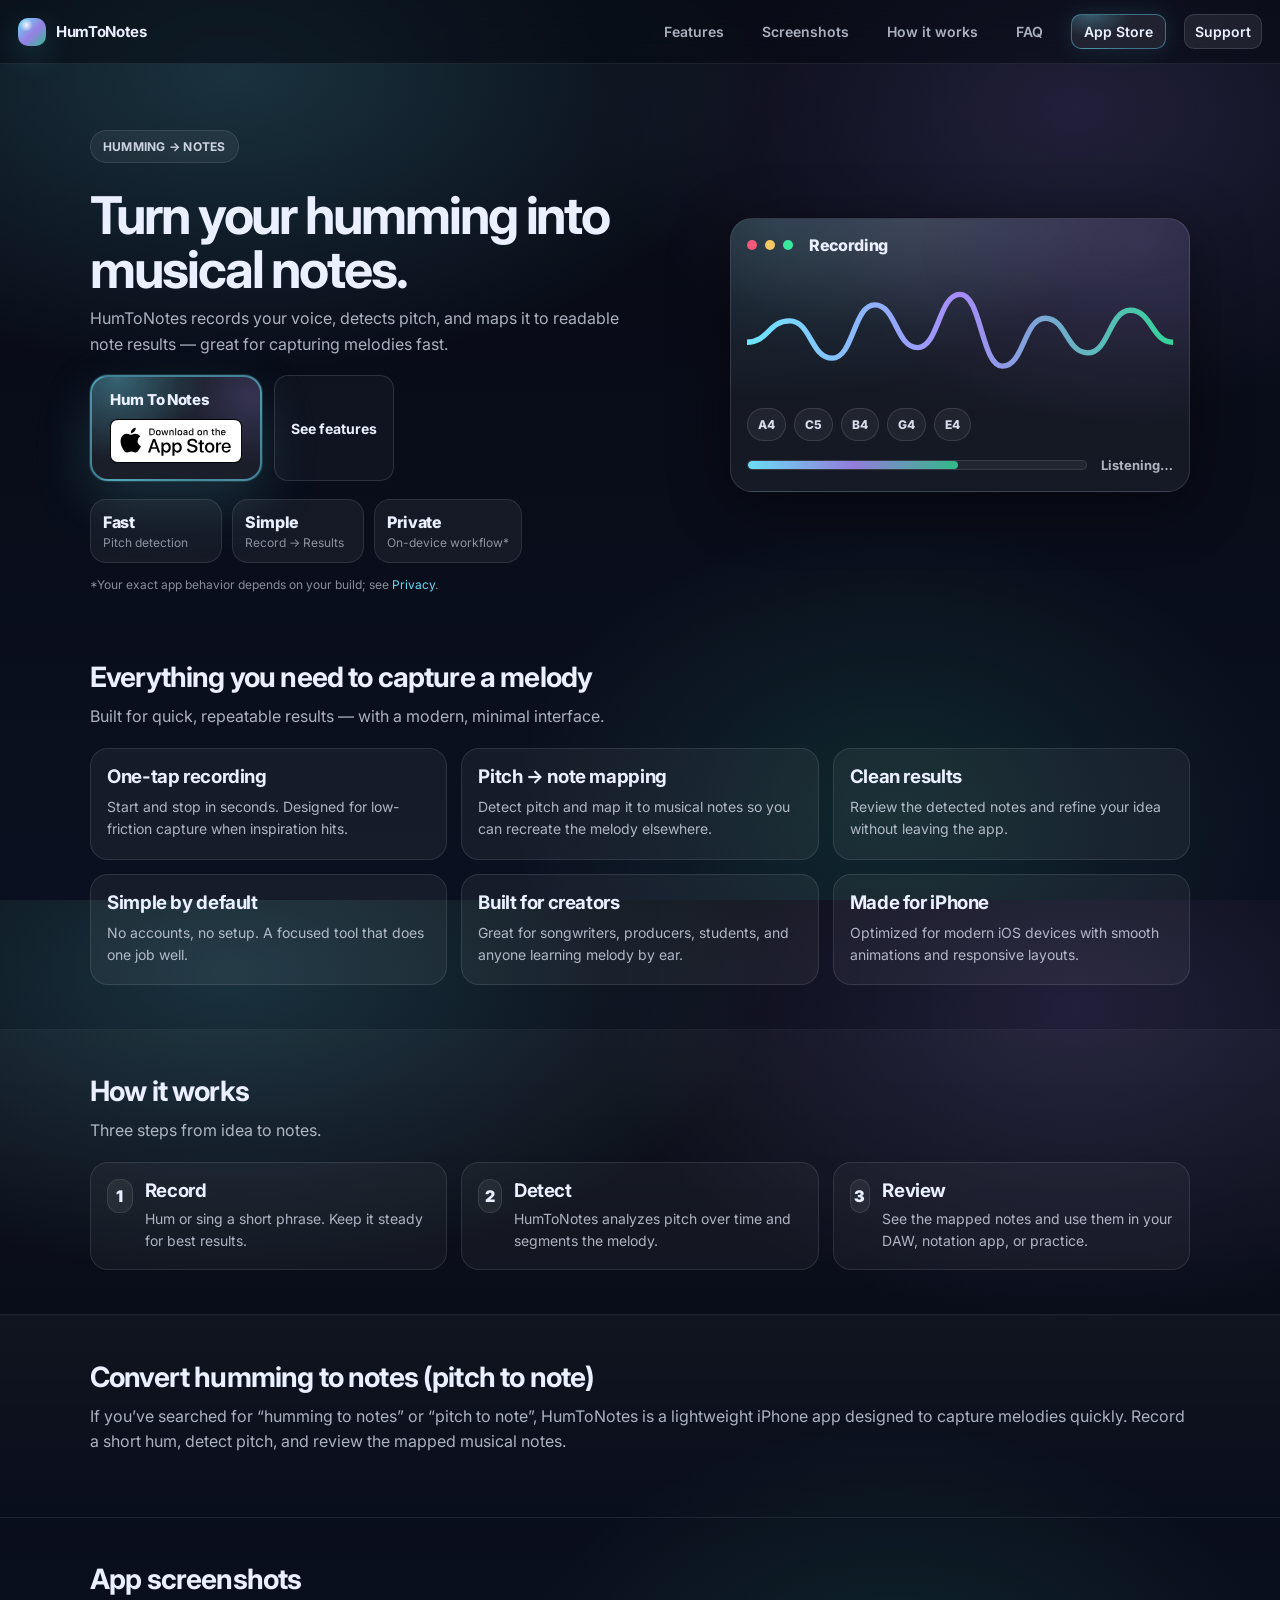
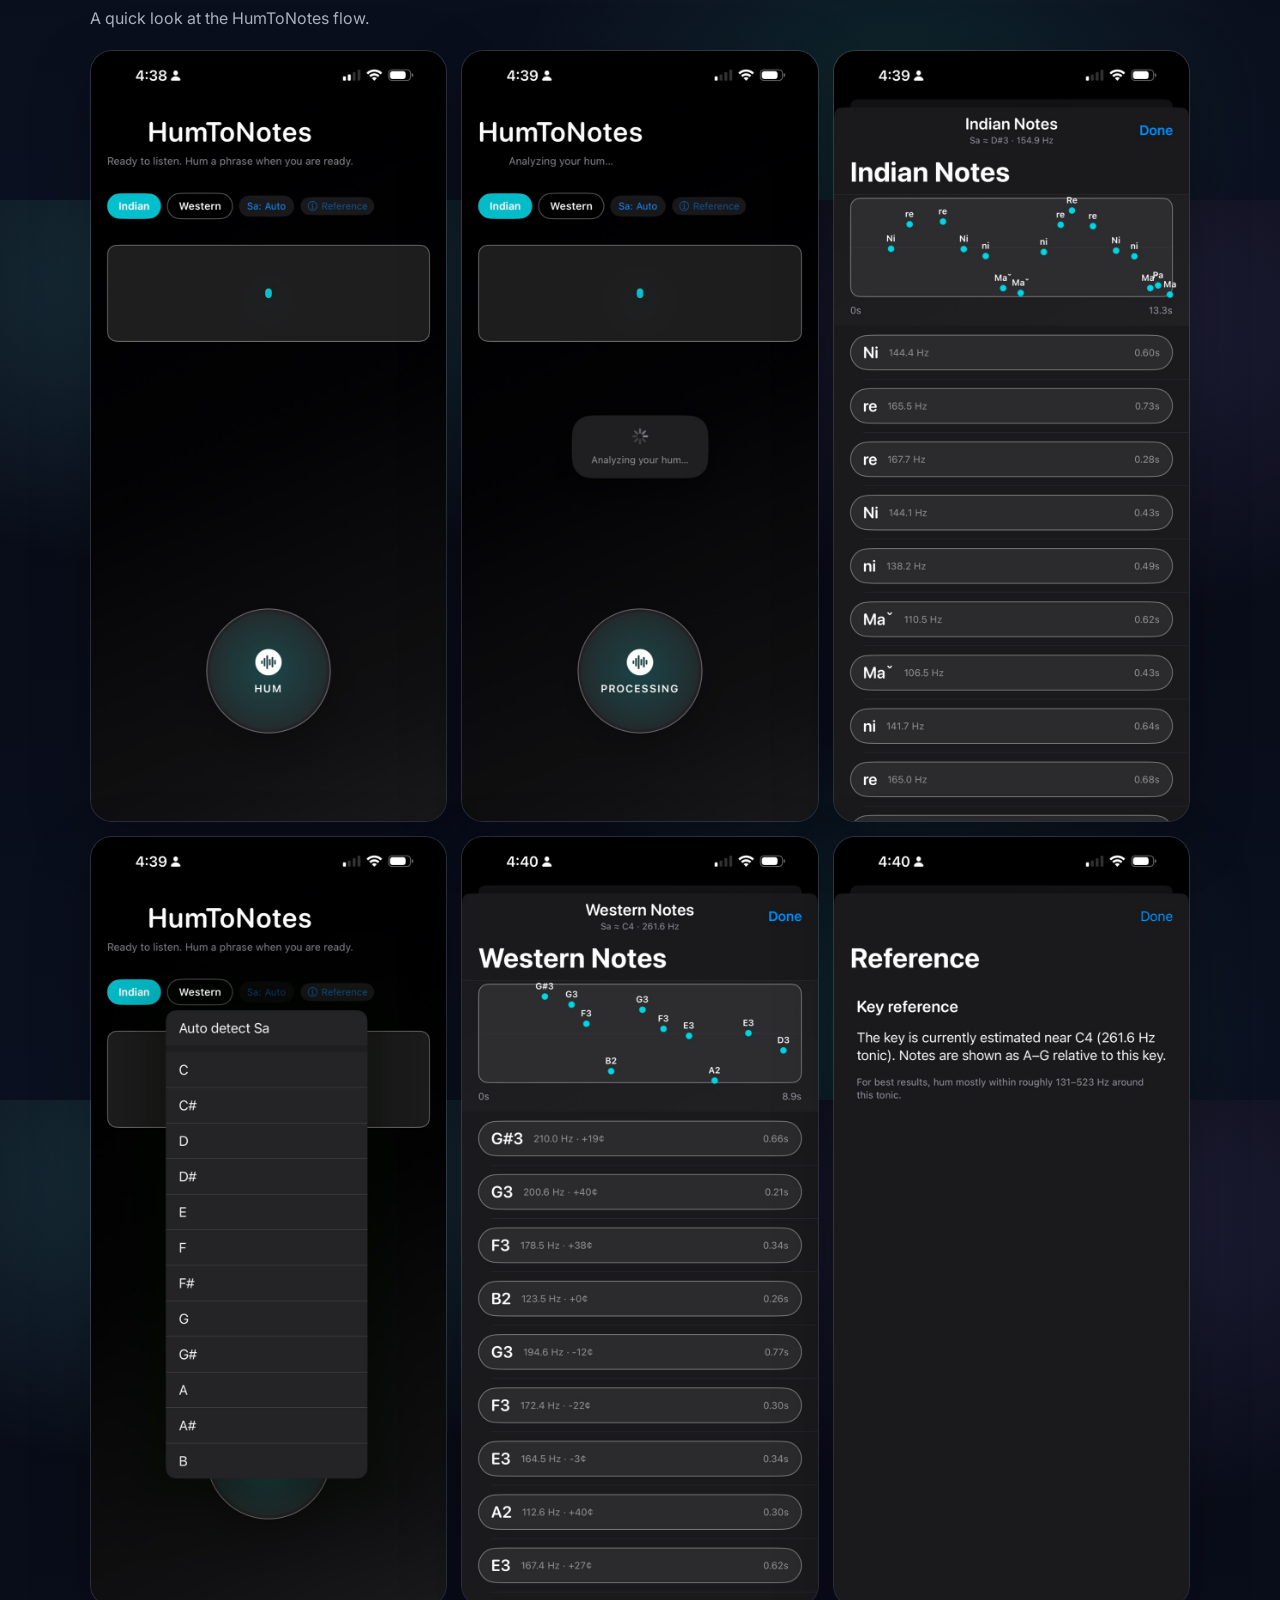
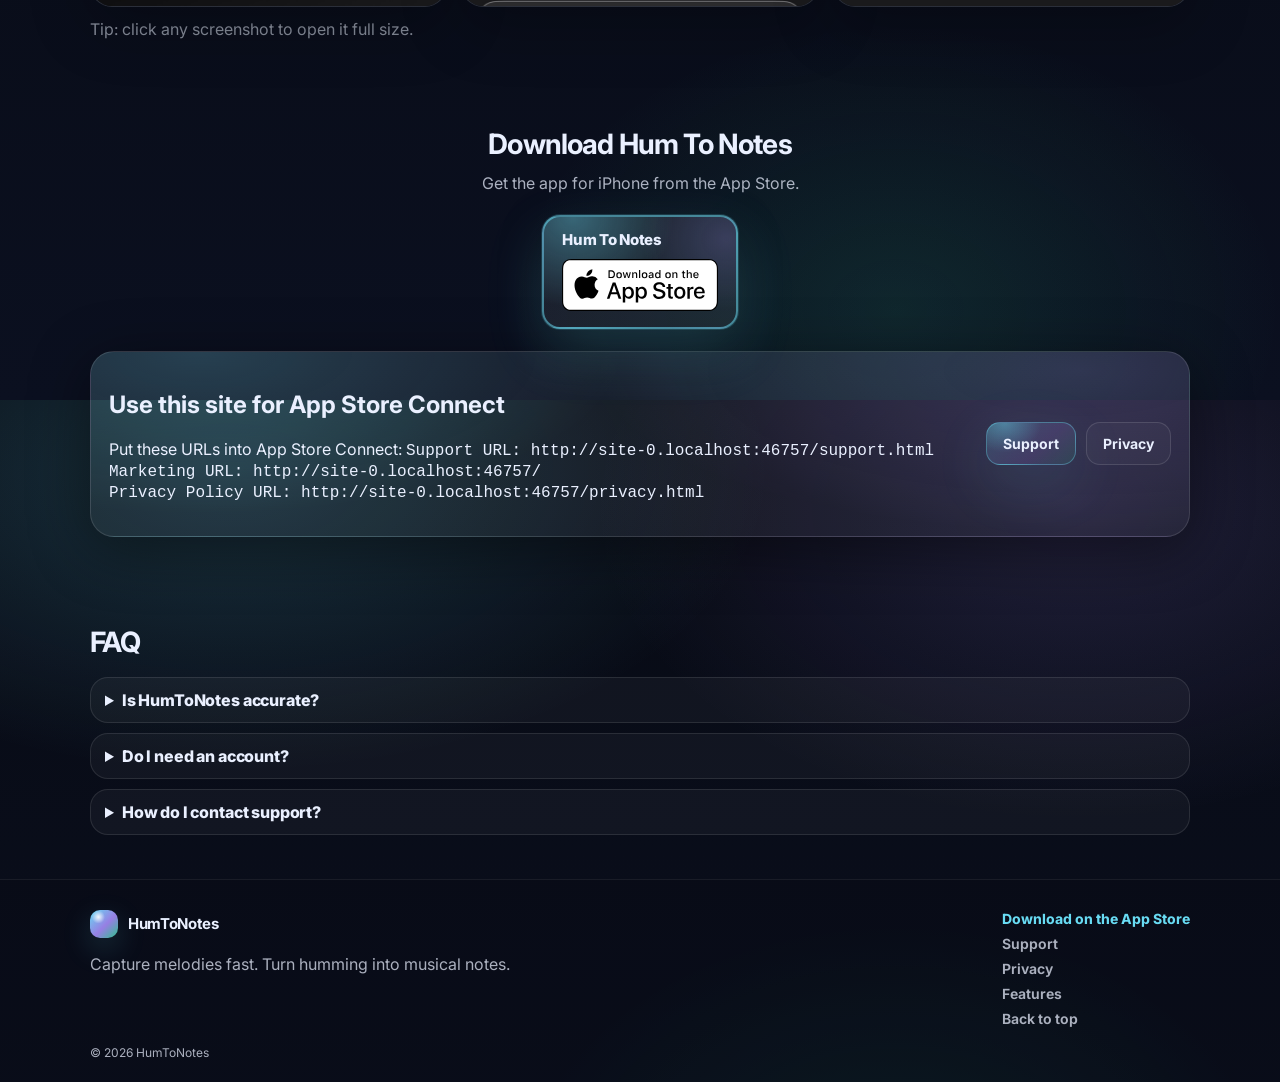
<file: index.html>
<!doctype html>
<html lang="en">
  <head>
    <meta charset="utf-8" />
    <meta name="viewport" content="width=device-width, initial-scale=1" />
    <meta name="theme-color" content="#0b1020" />
    <title>HumToNotes — Convert Humming to Musical Notes (iPhone)</title>
    <meta
      name="description"
      content="HumToNotes converts humming to musical notes on iPhone. Record, detect pitch, and see note results in seconds."
    />
    <link rel="canonical" href="https://humtonotes.github.io/" />
    <meta property="og:title" content="HumToNotes" />
    <meta
      property="og:description"
      content="Convert humming to musical notes. Record → detect pitch → view notes."
    />
    <meta property="og:type" content="website" />
    <meta property="og:url" content="https://humtonotes.github.io/" />
    <meta property="og:image" content="https://humtonotes.github.io/assets/og-image.jpg" />
    <meta property="og:image:width" content="1200" />
    <meta property="og:image:height" content="630" />
    <meta name="twitter:card" content="summary_large_image" />
    <meta name="twitter:title" content="HumToNotes" />
    <meta
      name="twitter:description"
      content="Convert humming to musical notes. Record → detect pitch → view notes."
    />
    <meta name="twitter:image" content="https://humtonotes.github.io/assets/og-image.jpg" />
    <link rel="icon" href="data:image/svg+xml,%3Csvg xmlns='http://www.w3.org/2000/svg' viewBox='0 0 64 64'%3E%3Cpath fill='%236ee7ff' d='M40 10v30.2a10 10 0 1 1-4-8V16l20-4v18.2a10 10 0 1 1-4-8V8L40 10Z'/%3E%3C/svg%3E" />
    <link rel="preconnect" href="https://fonts.googleapis.com" />
    <link rel="preconnect" href="https://fonts.gstatic.com" crossorigin />
    <link
      href="https://fonts.googleapis.com/css2?family=Inter:wght@400;500;600;700&display=swap"
      rel="stylesheet"
    />
    <link rel="stylesheet" href="assets/styles.css" />
    <script defer src="assets/site.js"></script>
    <script type="application/ld+json">
      {
        "@context": "https://schema.org",
        "@type": "SoftwareApplication",
        "name": "HumToNotes",
        "applicationCategory": "MusicApplication",
        "operatingSystem": "iOS",
        "url": "https://humtonotes.github.io/",
        "installUrl": "https://apps.apple.com/in/app/hum-to-notes/id6760743927",
        "supportingData": {
          "@type": "WebPage",
          "url": "https://humtonotes.github.io/support.html"
        },
        "privacyPolicy": "https://humtonotes.github.io/privacy.html",
        "offers": {
          "@type": "Offer",
          "price": "0",
          "priceCurrency": "USD"
        }
      }
    </script>
  </head>
  <body>
    <header class="top">
      <a class="brand" href="#top" aria-label="HumToNotes home">
        <span class="logo" aria-hidden="true"></span>
        <span class="brandText">HumToNotes</span>
      </a>
      <nav class="nav" aria-label="Primary">
        <a href="#features">Features</a>
        <a href="#screenshots">Screenshots</a>
        <a href="#how">How it works</a>
        <a href="#faq">FAQ</a>
        <a
          class="navAppStore"
          href="https://apps.apple.com/in/app/hum-to-notes/id6760743927"
          target="_blank"
          rel="noopener noreferrer"
        >App Store</a>
        <a class="pill" href="support.html">Support</a>
      </nav>
      <button class="menuBtn" type="button" aria-label="Open menu" data-menu>
        <span></span><span></span><span></span>
      </button>
    </header>

    <main id="top">
      <section class="hero">
        <div class="heroGrid">
          <div class="heroCopy">
            <p class="kicker">Humming → Notes</p>
            <h1>Turn your humming into musical notes.</h1>
            <p class="sub">
              HumToNotes records your voice, detects pitch, and maps it to readable note results —
              great for capturing melodies fast.
            </p>
            <div class="ctaRow">
              <a
                class="appStoreHighlight"
                href="https://apps.apple.com/in/app/hum-to-notes/id6760743927"
                target="_blank"
                rel="noopener noreferrer"
                aria-label="Download Hum To Notes on the App Store"
              >
                <span class="appStoreHighlightTitle">Hum To Notes</span>
                <img
                  class="appStoreBadgeImg"
                  src="assets/app-store-badge-white.svg"
                  width="180"
                  height="60"
                  alt=""
                  decoding="async"
                />
              </a>
              <a class="btn ghost" href="#features">See features</a>
            </div>
            <div class="badges" aria-label="Highlights">
              <div class="badge">
                <div class="badgeTop">Fast</div>
                <div class="badgeSub">Pitch detection</div>
              </div>
              <div class="badge">
                <div class="badgeTop">Simple</div>
                <div class="badgeSub">Record → Results</div>
              </div>
              <div class="badge">
                <div class="badgeTop">Private</div>
                <div class="badgeSub">On-device workflow*</div>
              </div>
            </div>
            <p class="fineprint">
              *Your exact app behavior depends on your build; see <a href="privacy.html">Privacy</a>.
            </p>
          </div>

          <div class="heroArt" role="img" aria-label="Stylized music visualization">
            <div class="glassCard">
              <div class="cardTop">
                <div class="dot red"></div>
                <div class="dot yellow"></div>
                <div class="dot green"></div>
                <div class="cardTitle">Recording</div>
              </div>
              <div class="wave" aria-hidden="true">
                <svg viewBox="0 0 800 220" fill="none" xmlns="http://www.w3.org/2000/svg">
                  <path
                    d="M0 130 C 40 130, 40 90, 80 90 C 120 90, 120 160, 160 160 C 200 160, 200 60, 240 60 C 280 60, 280 140, 320 140 C 360 140, 360 40, 400 40 C 440 40, 440 175, 480 175 C 520 175, 520 85, 560 85 C 600 85, 600 150, 640 150 C 680 150, 680 70, 720 70 C 760 70, 760 130, 800 130"
                    stroke="url(#g)"
                    stroke-width="10"
                    stroke-linecap="round"
                  />
                  <defs>
                    <linearGradient id="g" x1="0" y1="0" x2="800" y2="0" gradientUnits="userSpaceOnUse">
                      <stop stop-color="#6EE7FF" />
                      <stop offset="0.5" stop-color="#A78BFA" />
                      <stop offset="1" stop-color="#34D399" />
                    </linearGradient>
                  </defs>
                </svg>
              </div>
              <div class="notesRow" aria-hidden="true">
                <span class="chip">A4</span>
                <span class="chip">C5</span>
                <span class="chip">B4</span>
                <span class="chip">G4</span>
                <span class="chip">E4</span>
              </div>
              <div class="cardBottom">
                <div class="meter">
                  <span class="meterFill"></span>
                </div>
                <div class="hint">Listening…</div>
              </div>
            </div>
          </div>
        </div>
      </section>

      <section id="features" class="section">
        <div class="sectionHead">
          <h2>Everything you need to capture a melody</h2>
          <p>Built for quick, repeatable results — with a modern, minimal interface.</p>
        </div>
        <div class="cards">
          <article class="card">
            <h3>One-tap recording</h3>
            <p>Start and stop in seconds. Designed for low-friction capture when inspiration hits.</p>
          </article>
          <article class="card">
            <h3>Pitch → note mapping</h3>
            <p>Detect pitch and map it to musical notes so you can recreate the melody elsewhere.</p>
          </article>
          <article class="card">
            <h3>Clean results</h3>
            <p>Review the detected notes and refine your idea without leaving the app.</p>
          </article>
          <article class="card">
            <h3>Simple by default</h3>
            <p>No accounts, no setup. A focused tool that does one job well.</p>
          </article>
          <article class="card">
            <h3>Built for creators</h3>
            <p>Great for songwriters, producers, students, and anyone learning melody by ear.</p>
          </article>
          <article class="card">
            <h3>Made for iPhone</h3>
            <p>Optimized for modern iOS devices with smooth animations and responsive layouts.</p>
          </article>
        </div>
      </section>

      <section id="how" class="section alt">
        <div class="sectionHead">
          <h2>How it works</h2>
          <p>Three steps from idea to notes.</p>
        </div>
        <ol class="steps">
          <li>
            <div class="stepNum">1</div>
            <div>
              <h3>Record</h3>
              <p>Hum or sing a short phrase. Keep it steady for best results.</p>
            </div>
          </li>
          <li>
            <div class="stepNum">2</div>
            <div>
              <h3>Detect</h3>
              <p>HumToNotes analyzes pitch over time and segments the melody.</p>
            </div>
          </li>
          <li>
            <div class="stepNum">3</div>
            <div>
              <h3>Review</h3>
              <p>See the mapped notes and use them in your DAW, notation app, or practice.</p>
            </div>
          </li>
        </ol>
      </section>

      <section class="section alt">
        <div class="sectionHead">
          <h2>Convert humming to notes (pitch to note)</h2>
          <p>
            If you’ve searched for “humming to notes” or “pitch to note”, HumToNotes is a lightweight
            iPhone app designed to capture melodies quickly. Record a short hum, detect pitch, and
            review the mapped musical notes.
          </p>
        </div>
      </section>

      <section id="screenshots" class="section">
        <div class="sectionHead">
          <h2>App screenshots</h2>
          <p>A quick look at the HumToNotes flow.</p>
        </div>
        <div class="shots">
          <a class="shot" href="assets/screenshots/IMG_6936.jpg" target="_blank" rel="noopener">
            <img loading="lazy" src="assets/screenshots/IMG_6936.jpg" alt="HumToNotes screenshot 1" />
          </a>
          <a class="shot" href="assets/screenshots/IMG_6937.jpg" target="_blank" rel="noopener">
            <img loading="lazy" src="assets/screenshots/IMG_6937.jpg" alt="HumToNotes screenshot 2" />
          </a>
          <a class="shot" href="assets/screenshots/IMG_6938.jpg" target="_blank" rel="noopener">
            <img loading="lazy" src="assets/screenshots/IMG_6938.jpg" alt="HumToNotes screenshot 3" />
          </a>
          <a class="shot" href="assets/screenshots/IMG_6939.jpg" target="_blank" rel="noopener">
            <img loading="lazy" src="assets/screenshots/IMG_6939.jpg" alt="HumToNotes screenshot 4" />
          </a>
          <a class="shot" href="assets/screenshots/IMG_6940.jpg" target="_blank" rel="noopener">
            <img loading="lazy" src="assets/screenshots/IMG_6940.jpg" alt="HumToNotes screenshot 5" />
          </a>
          <a class="shot" href="assets/screenshots/IMG_6941.jpg" target="_blank" rel="noopener">
            <img loading="lazy" src="assets/screenshots/IMG_6941.jpg" alt="HumToNotes screenshot 6" />
          </a>
        </div>
        <p class="small muted2" style="max-width: var(--max); margin: 12px auto 0">
          Tip: click any screenshot to open it full size.
        </p>
      </section>

      <section id="get" class="section">
        <div class="sectionHead downloadSectionIntro">
          <h2>Download Hum To Notes</h2>
          <p>Get the app for iPhone from the App Store.</p>
        </div>
        <div class="downloadBanner">
          <a
            class="appStoreHighlight appStoreHighlightLarge"
            href="https://apps.apple.com/in/app/hum-to-notes/id6760743927"
            target="_blank"
            rel="noopener noreferrer"
            aria-label="Download Hum To Notes on the App Store"
          >
            <span class="appStoreHighlightTitle">Hum To Notes</span>
            <img
              class="appStoreBadgeImg"
              src="assets/app-store-badge-white.svg"
              width="180"
              height="60"
              alt=""
              decoding="async"
            />
          </a>
        </div>
        <div class="ctaCard">
          <div>
            <h2>Use this site for App Store Connect</h2>
            <p>
              Put these URLs into App Store Connect:
              <span class="mono">
                Support URL: <span data-url="support"></span><br />
                Marketing URL: <span data-url="marketing"></span><br />
                Privacy Policy URL: <span data-url="privacy"></span>
              </span>
            </p>
          </div>
          <div class="ctaButtons">
            <a class="btn primary" href="support.html">Support</a>
            <a class="btn ghost" href="privacy.html">Privacy</a>
          </div>
        </div>
      </section>

      <section id="faq" class="section">
        <div class="sectionHead">
          <h2>FAQ</h2>
        </div>
        <div class="faq">
          <details>
            <summary>Is HumToNotes accurate?</summary>
            <p>
              Accuracy depends on recording quality, background noise, and how steady the pitch is.
              For best results: hum a single melody line, close to the mic, in a quiet room.
            </p>
          </details>
          <details>
            <summary>Do I need an account?</summary>
            <p>No — the app is designed to be lightweight and low-friction.</p>
          </details>
          <details>
            <summary>How do I contact support?</summary>
            <p>
              Visit the <a href="support.html">Support</a> page for contact options and troubleshooting
              steps.
            </p>
          </details>
        </div>
      </section>
    </main>

    <footer class="footer">
      <div class="footerGrid">
        <div>
          <div class="brand footerBrand">
            <span class="logo" aria-hidden="true"></span>
            <span class="brandText">HumToNotes</span>
          </div>
          <p class="muted">Capture melodies fast. Turn humming into musical notes.</p>
        </div>
        <div class="footerLinks">
          <a
            class="footerAppStore"
            href="https://apps.apple.com/in/app/hum-to-notes/id6760743927"
            target="_blank"
            rel="noopener noreferrer"
          >Download on the App Store</a>
          <a href="support.html">Support</a>
          <a href="privacy.html">Privacy</a>
          <a href="#features">Features</a>
          <a href="#top">Back to top</a>
        </div>
      </div>
      <div class="footerBottom">
        <span class="muted">© <span data-year></span> HumToNotes</span>
      </div>
    </footer>
  </body>
</html>
</file>
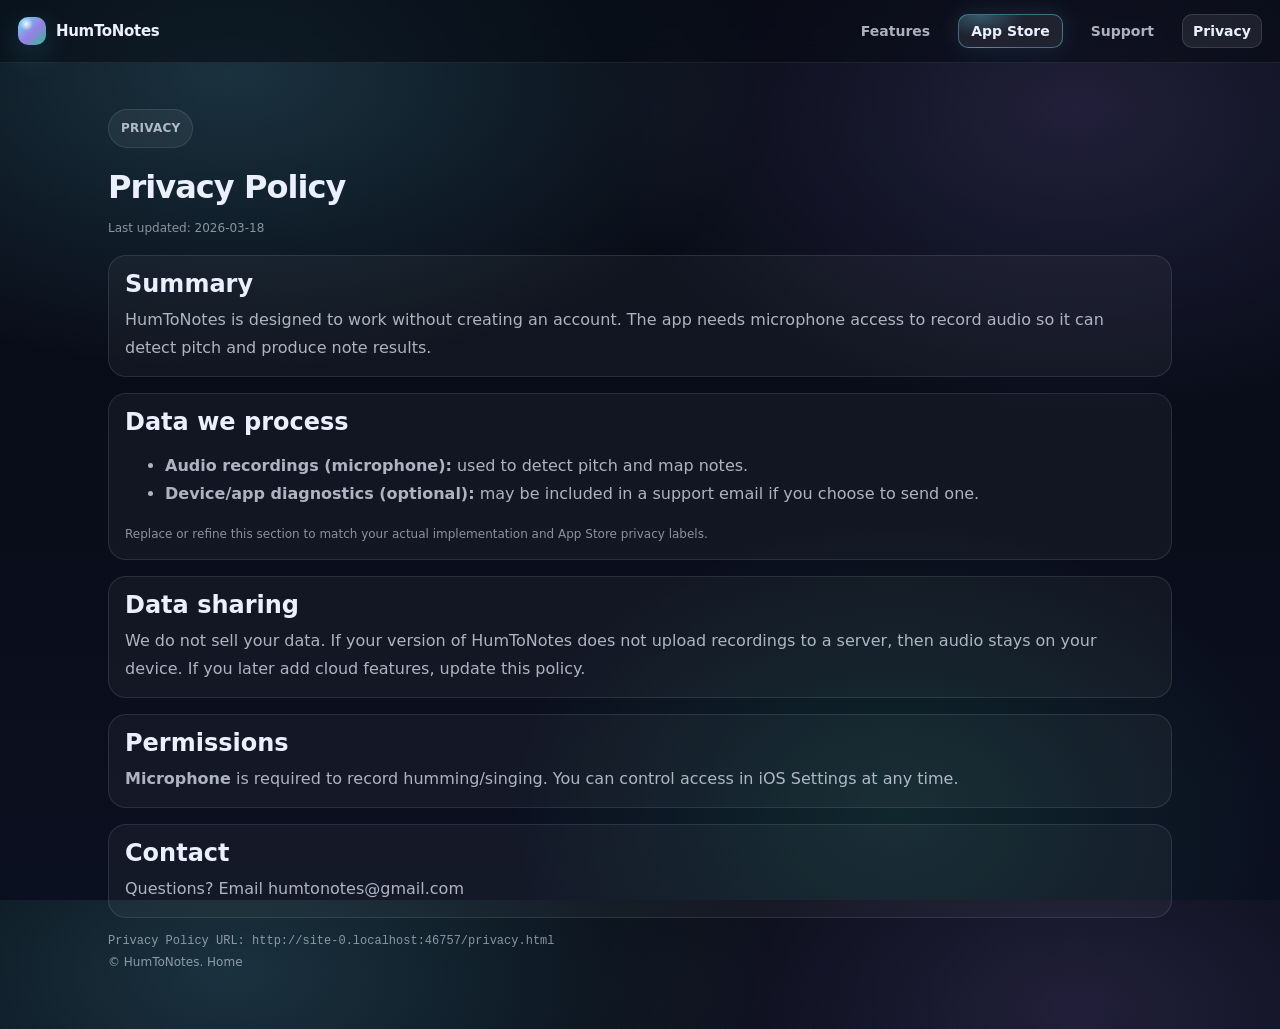
<file: privacy.html>
<!doctype html>
<html lang="en">
  <head>
    <meta charset="utf-8" />
    <meta name="viewport" content="width=device-width, initial-scale=1" />
    <meta name="theme-color" content="#0b1020" />
    <title>HumToNotes — Privacy Policy</title>
    <meta name="description" content="HumToNotes privacy policy." />
    <link rel="canonical" href="https://humtonotes.github.io/privacy.html" />
    <meta property="og:title" content="HumToNotes — Privacy Policy" />
    <meta property="og:description" content="HumToNotes privacy policy." />
    <meta property="og:type" content="website" />
    <meta property="og:url" content="https://humtonotes.github.io/privacy.html" />
    <meta property="og:image" content="https://humtonotes.github.io/assets/og-image.jpg" />
    <meta name="twitter:card" content="summary_large_image" />
    <meta name="twitter:title" content="HumToNotes — Privacy Policy" />
    <meta name="twitter:description" content="HumToNotes privacy policy." />
    <meta name="twitter:image" content="https://humtonotes.github.io/assets/og-image.jpg" />
    <link rel="stylesheet" href="assets/styles.css" />
    <script defer src="assets/site.js"></script>
  </head>
  <body>
    <header class="top">
      <a class="brand" href="index.html" aria-label="HumToNotes home">
        <span class="logo" aria-hidden="true"></span>
        <span class="brandText">HumToNotes</span>
      </a>
      <nav class="nav" aria-label="Primary">
        <a href="index.html#features">Features</a>
        <a
          class="navAppStore"
          href="https://apps.apple.com/in/app/hum-to-notes/id6760743927"
          target="_blank"
          rel="noopener noreferrer"
        >App Store</a>
        <a href="support.html">Support</a>
        <a class="pill" href="privacy.html">Privacy</a>
      </nav>
      <button class="menuBtn" type="button" aria-label="Open menu" data-menu>
        <span></span><span></span><span></span>
      </button>
    </header>

    <main class="page">
      <p class="kicker">Privacy</p>
      <h1>Privacy Policy</h1>
      <p class="small">Last updated: <span data-year></span>-03-18</p>

      <div class="panel">
        <h2>Summary</h2>
        <p>
          HumToNotes is designed to work without creating an account. The app needs microphone
          access to record audio so it can detect pitch and produce note results.
        </p>
      </div>

      <div class="panel">
        <h2>Data we process</h2>
        <ul>
          <li><strong>Audio recordings (microphone):</strong> used to detect pitch and map notes.</li>
          <li><strong>Device/app diagnostics (optional):</strong> may be included in a support email if you choose to send one.</li>
        </ul>
        <p class="small">
          Replace or refine this section to match your actual implementation and App Store privacy
          labels.
        </p>
      </div>

      <div class="panel">
        <h2>Data sharing</h2>
        <p>
          We do not sell your data. If your version of HumToNotes does not upload recordings to a
          server, then audio stays on your device. If you later add cloud features, update this policy.
        </p>
      </div>

      <div class="panel">
        <h2>Permissions</h2>
        <p>
          <strong>Microphone</strong> is required to record humming/singing. You can control access in
          iOS Settings at any time.
        </p>
      </div>

      <div class="panel">
        <h2>Contact</h2>
        <p>
          Questions? Email
          <a href="mailto:humtonotes@gmail.com">humtonotes@gmail.com</a>
        </p>
      </div>

      <p class="small">
        <span class="mono">Privacy Policy URL: <span data-url="privacy"></span></span><br />
        © <span data-year></span> HumToNotes. <a href="index.html">Home</a>
      </p>
    </main>
  </body>
</html>
</file>
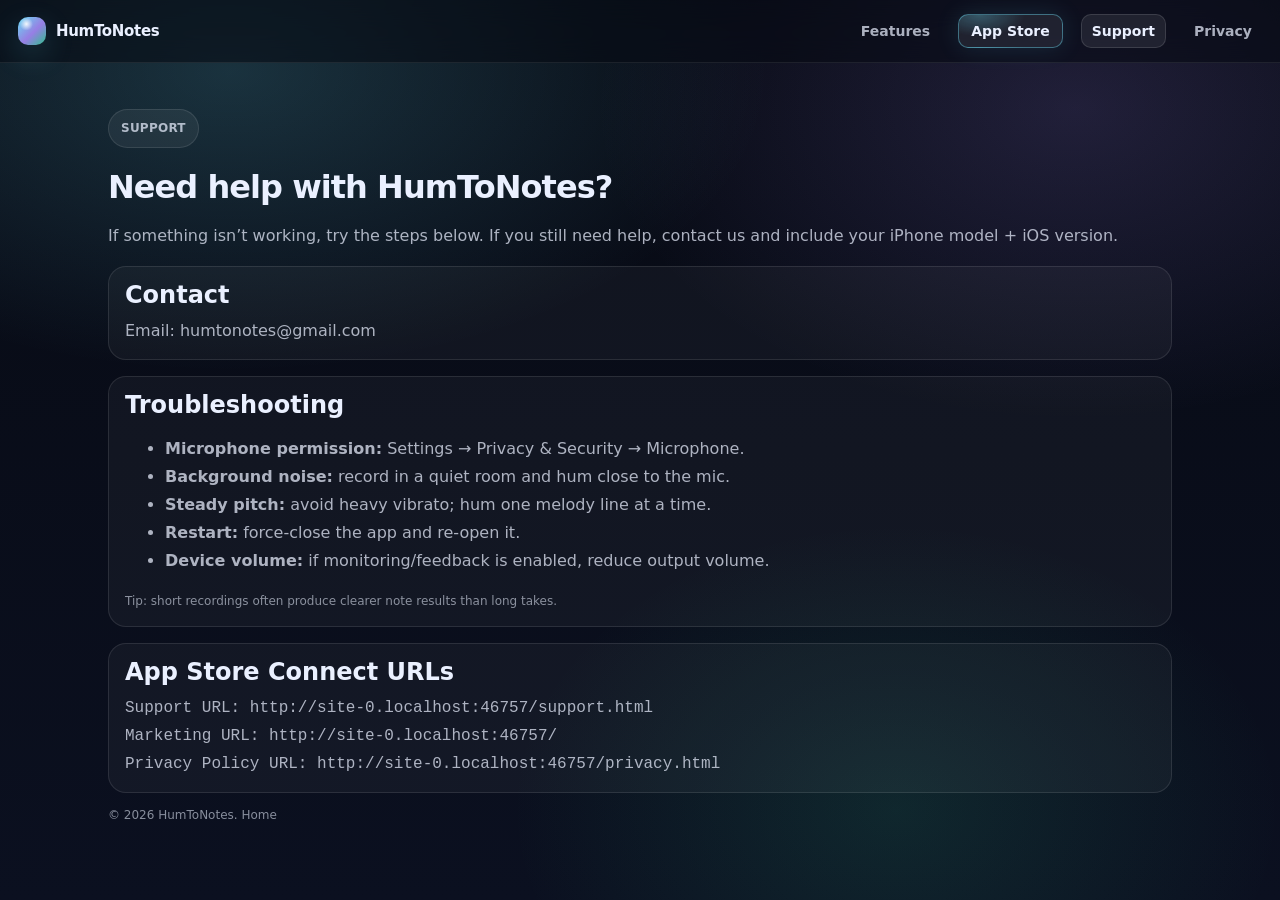
<file: support.html>
<!doctype html>
<html lang="en">
  <head>
    <meta charset="utf-8" />
    <meta name="viewport" content="width=device-width, initial-scale=1" />
    <meta name="theme-color" content="#0b1020" />
    <title>HumToNotes — Support</title>
    <meta name="description" content="HumToNotes support, troubleshooting, and contact." />
    <link rel="canonical" href="https://humtonotes.github.io/support.html" />
    <meta property="og:title" content="HumToNotes — Support" />
    <meta property="og:description" content="HumToNotes support, troubleshooting, and contact." />
    <meta property="og:type" content="website" />
    <meta property="og:url" content="https://humtonotes.github.io/support.html" />
    <meta property="og:image" content="https://humtonotes.github.io/assets/og-image.jpg" />
    <meta name="twitter:card" content="summary_large_image" />
    <meta name="twitter:title" content="HumToNotes — Support" />
    <meta name="twitter:description" content="HumToNotes support, troubleshooting, and contact." />
    <meta name="twitter:image" content="https://humtonotes.github.io/assets/og-image.jpg" />
    <link rel="stylesheet" href="assets/styles.css" />
    <script defer src="assets/site.js"></script>
  </head>
  <body>
    <header class="top">
      <a class="brand" href="index.html" aria-label="HumToNotes home">
        <span class="logo" aria-hidden="true"></span>
        <span class="brandText">HumToNotes</span>
      </a>
      <nav class="nav" aria-label="Primary">
        <a href="index.html#features">Features</a>
        <a
          class="navAppStore"
          href="https://apps.apple.com/in/app/hum-to-notes/id6760743927"
          target="_blank"
          rel="noopener noreferrer"
        >App Store</a>
        <a class="pill" href="support.html">Support</a>
        <a href="privacy.html">Privacy</a>
      </nav>
      <button class="menuBtn" type="button" aria-label="Open menu" data-menu>
        <span></span><span></span><span></span>
      </button>
    </header>

    <main class="page">
      <p class="kicker">Support</p>
      <h1>Need help with HumToNotes?</h1>
      <p>
        If something isn’t working, try the steps below. If you still need help, contact us and
        include your iPhone model + iOS version.
      </p>

      <div class="panel">
        <h2>Contact</h2>
        <p>
          Email:
          <a href="mailto:humtonotes@gmail.com">humtonotes@gmail.com</a>
        </p>
      </div>

      <div class="panel">
        <h2>Troubleshooting</h2>
        <ul>
          <li><strong>Microphone permission:</strong> Settings → Privacy &amp; Security → Microphone.</li>
          <li><strong>Background noise:</strong> record in a quiet room and hum close to the mic.</li>
          <li><strong>Steady pitch:</strong> avoid heavy vibrato; hum one melody line at a time.</li>
          <li><strong>Restart:</strong> force-close the app and re-open it.</li>
          <li><strong>Device volume:</strong> if monitoring/feedback is enabled, reduce output volume.</li>
        </ul>
        <p class="small">
          Tip: short recordings often produce clearer note results than long takes.
        </p>
      </div>

      <div class="panel">
        <h2>App Store Connect URLs</h2>
        <p class="mono">
          Support URL: <span data-url="support"></span><br />
          Marketing URL: <span data-url="marketing"></span><br />
          Privacy Policy URL: <span data-url="privacy"></span>
        </p>
      </div>

      <p class="small">
        © <span data-year></span> HumToNotes. <a href="index.html">Home</a>
      </p>
    </main>
  </body>
</html>
</file>
<file: assets/styles.css>
/* Minimal, modern, GitHub Pages-friendly styles */

:root{
  --bg0:#070a13;
  --bg1:#0b1020;
  --card:rgba(255,255,255,.06);
  --card2:rgba(255,255,255,.08);
  --stroke:rgba(255,255,255,.12);
  --text:#eaf0ff;
  --muted:rgba(234,240,255,.72);
  --muted2:rgba(234,240,255,.56);
  --cyan:#6ee7ff;
  --green:#34d399;
  --purple:#a78bfa;
  --shadow: 0 12px 60px rgba(0,0,0,.45);
  --radius: 18px;
  --max: 1100px;
}

*{box-sizing:border-box}
html,body{height:100%}
body{
  margin:0;
  font-family: Inter, system-ui, -apple-system, Segoe UI, Roboto, Helvetica, Arial, sans-serif;
  color:var(--text);
  background:
    radial-gradient(900px 500px at 18% 8%, rgba(110,231,255,.18), transparent 60%),
    radial-gradient(800px 520px at 84% 12%, rgba(167,139,250,.16), transparent 60%),
    radial-gradient(700px 520px at 70% 90%, rgba(52,211,153,.12), transparent 55%),
    linear-gradient(180deg, var(--bg0), var(--bg1));
  overflow-x:hidden;
}

a{color:inherit; text-decoration:none}
a:hover{opacity:.9}

.mono{font-family: ui-monospace, SFMono-Regular, Menlo, Monaco, Consolas, "Liberation Mono", "Courier New", monospace}
.muted{color:var(--muted)}
.muted2{color:var(--muted2)}

.top{
  position:sticky;
  top:0;
  z-index:50;
  display:flex;
  align-items:center;
  justify-content:space-between;
  padding:14px 18px;
  backdrop-filter: blur(14px);
  background: rgba(7,10,19,.55);
  border-bottom:1px solid rgba(255,255,255,.08);
}

.brand{
  display:flex;
  align-items:center;
  gap:10px;
  font-weight:700;
  letter-spacing:-0.02em;
}
.brandText{font-size:15px}
.logo{
  width:28px; height:28px;
  border-radius:10px;
  background:
    radial-gradient(12px 12px at 30% 25%, rgba(255,255,255,.9), rgba(255,255,255,0) 55%),
    linear-gradient(135deg, rgba(110,231,255,.95), rgba(167,139,250,.9) 55%, rgba(52,211,153,.9));
  box-shadow: 0 10px 30px rgba(110,231,255,.18);
}

.nav{
  display:flex;
  align-items:center;
  gap:18px;
  color:var(--muted);
  font-weight:600;
  font-size:14px;
}
.nav a{padding:8px 10px; border-radius:10px}
.nav a:hover{background:rgba(255,255,255,.06); color:var(--text)}
.navAppStore{
  padding:8px 12px!important;
  border-radius:10px;
  border:1px solid rgba(110,231,255,.4)!important;
  background:
    radial-gradient(80% 120% at 20% 0%, rgba(110,231,255,.28), transparent 55%),
    rgba(255,255,255,.08)!important;
  color:var(--text)!important;
  box-shadow: 0 0 24px rgba(110,231,255,.12);
}
.navAppStore:hover{
  background:
    radial-gradient(80% 120% at 20% 0%, rgba(110,231,255,.4), transparent 55%),
    rgba(255,255,255,.1)!important;
  box-shadow: 0 0 32px rgba(110,231,255,.2);
}
.pill{
  background:rgba(255,255,255,.08);
  border:1px solid rgba(255,255,255,.12);
  color:var(--text)!important;
}

.menuBtn{
  display:none;
  border:1px solid rgba(255,255,255,.14);
  background:rgba(255,255,255,.06);
  border-radius:12px;
  padding:10px;
}
.menuBtn span{
  display:block;
  width:20px;
  height:2px;
  background:rgba(234,240,255,.9);
  margin:4px 0;
  border-radius:2px;
}

main{display:block}

.hero{
  padding: 54px 18px 24px;
}
.heroGrid{
  max-width:var(--max);
  margin:0 auto;
  display:grid;
  grid-template-columns: 1.1fr .9fr;
  gap:26px;
  align-items:center;
}
.kicker{
  display:inline-flex;
  align-items:center;
  gap:10px;
  color: rgba(234,240,255,.85);
  font-weight:700;
  letter-spacing:.02em;
  font-size:12px;
  text-transform:uppercase;
  padding:8px 12px;
  border-radius:999px;
  background: rgba(255,255,255,.06);
  border: 1px solid rgba(255,255,255,.10);
}
.heroCopy h1{
  margin:14px 0 10px;
  font-size: clamp(34px, 4.2vw, 52px);
  line-height: 1.03;
  letter-spacing: -0.04em;
}
.sub{
  margin:0 0 18px;
  color:var(--muted);
  font-size:16px;
  line-height:1.6;
  max-width: 54ch;
}

.ctaRow{display:flex; gap:12px; flex-wrap:wrap; margin: 18px 0 18px}
.btn{
  display:inline-flex;
  align-items:center;
  justify-content:center;
  gap:10px;
  padding: 12px 16px;
  border-radius: 14px;
  border: 1px solid rgba(255,255,255,.12);
  background: rgba(255,255,255,.06);
  font-weight: 700;
  font-size: 14px;
  color: var(--text);
}
.btn.primary{
  border-color: rgba(110,231,255,.34);
  background:
    radial-gradient(70% 120% at 20% 0%, rgba(110,231,255,.35), transparent 60%),
    linear-gradient(135deg, rgba(110,231,255,.18), rgba(167,139,250,.16) 60%, rgba(52,211,153,.14));
  box-shadow: 0 18px 60px rgba(110,231,255,.12);
}
.btn.ghost{background: rgba(255,255,255,.03)}
.btn:hover{transform: translateY(-1px)}

.appStoreHighlight{
  display:inline-flex;
  flex-direction:column;
  align-items:flex-start;
  gap:10px;
  padding:14px 18px 16px;
  border-radius:18px;
  border:2px solid rgba(110,231,255,.5);
  background:
    radial-gradient(90% 140% at 15% 0%, rgba(110,231,255,.35), transparent 58%),
    radial-gradient(80% 120% at 95% 20%, rgba(167,139,250,.2), transparent 55%),
    rgba(255,255,255,.07);
  box-shadow:
    0 0 0 1px rgba(110,231,255,.15),
    0 22px 56px rgba(110,231,255,.18),
    0 12px 40px rgba(0,0,0,.35);
  transition: transform .2s ease, box-shadow .2s ease, border-color .2s ease;
}
.appStoreHighlight:hover{
  transform: translateY(-2px);
  border-color: rgba(110,231,255,.75);
  box-shadow:
    0 0 0 1px rgba(110,231,255,.25),
    0 28px 70px rgba(110,231,255,.28),
    0 16px 48px rgba(0,0,0,.4);
  opacity:1;
}
.appStoreHighlightTitle{
  font-weight:800;
  font-size:15px;
  letter-spacing:-0.02em;
  color:var(--text);
  line-height:1.2;
}
.appStoreBadgeImg{
  display:block;
  height:44px;
  width:auto;
  max-width:100%;
}
.appStoreHighlightLarge .appStoreBadgeImg{height:52px}

.downloadSectionIntro{
  text-align:center;
  margin-bottom:8px;
}
.downloadSectionIntro h2{margin-bottom:8px}
.downloadBanner{
  max-width:var(--max);
  margin:0 auto 22px;
  display:flex;
  justify-content:center;
}
.footerAppStore{
  color: rgba(110,231,255,.95)!important;
  font-weight:750;
}

.badges{
  display:flex;
  gap:10px;
  flex-wrap:wrap;
  margin-top: 10px;
}
.badge{
  padding:12px 12px;
  border-radius: 16px;
  background: rgba(255,255,255,.05);
  border: 1px solid rgba(255,255,255,.10);
  min-width: 132px;
}
.badgeTop{font-weight:800; letter-spacing:-0.02em}
.badgeSub{color:var(--muted2); font-size:12px; margin-top:3px}
.fineprint{margin:14px 0 0; color:var(--muted2); font-size:12px}
.fineprint a{color: rgba(110,231,255,.95)}

.heroArt{display:flex; justify-content:flex-end}
.glassCard{
  width: min(460px, 100%);
  border-radius: 22px;
  padding: 16px 16px 18px;
  background:
    radial-gradient(120% 120% at 10% 0%, rgba(110,231,255,.14), transparent 55%),
    radial-gradient(120% 120% at 90% 10%, rgba(167,139,250,.14), transparent 55%),
    rgba(255,255,255,.05);
  border: 1px solid rgba(255,255,255,.12);
  box-shadow: var(--shadow);
  position:relative;
  overflow:hidden;
}
.glassCard:before{
  content:"";
  position:absolute; inset:-2px;
  background: radial-gradient(500px 200px at 40% 0%, rgba(255,255,255,.09), transparent 55%);
  pointer-events:none;
}
.cardTop{
  display:flex;
  align-items:center;
  gap:8px;
  position:relative;
}
.dot{width:10px;height:10px;border-radius:999px; opacity:.95}
.dot.red{background:#ff5c7a}
.dot.yellow{background:#ffd166}
.dot.green{background:#3bf3a3}
.cardTitle{margin-left:8px; font-weight:800; letter-spacing:-0.02em}
.wave{margin-top:18px; position:relative}
.notesRow{display:flex; gap:8px; flex-wrap:wrap; margin-top:14px}
.chip{
  display:inline-flex;
  align-items:center;
  justify-content:center;
  padding:8px 10px;
  border-radius: 999px;
  border: 1px solid rgba(255,255,255,.12);
  background: rgba(255,255,255,.05);
  color: rgba(234,240,255,.9);
  font-weight:800;
  font-size:12px;
}
.cardBottom{display:flex; align-items:center; justify-content:space-between; gap:14px; margin-top:16px}
.meter{
  flex:1;
  height:10px;
  border-radius:999px;
  background: rgba(255,255,255,.06);
  border: 1px solid rgba(255,255,255,.10);
  overflow:hidden;
}
.meterFill{
  display:block;
  height:100%;
  width: 62%;
  background: linear-gradient(90deg, rgba(110,231,255,.95), rgba(167,139,250,.85), rgba(52,211,153,.85));
  border-radius:999px;
  animation: pulse 2.4s ease-in-out infinite;
}
.hint{color:var(--muted); font-weight:700; font-size:13px}
@keyframes pulse{
  0%,100%{filter:saturate(1); opacity:.85; transform: translateX(-4px)}
  50%{filter:saturate(1.2); opacity:1; transform: translateX(4px)}
}

.section{
  padding: 44px 18px;
}
.section.alt{
  background: linear-gradient(180deg, rgba(255,255,255,.03), rgba(255,255,255,0));
  border-top: 1px solid rgba(255,255,255,.06);
  border-bottom: 1px solid rgba(255,255,255,.06);
}
.sectionHead{
  max-width:var(--max);
  margin:0 auto 18px;
}
.sectionHead h2{
  margin:0 0 10px;
  font-size: 28px;
  letter-spacing:-0.03em;
}
.sectionHead p{margin:0; color:var(--muted); line-height:1.6}

.cards{
  max-width:var(--max);
  margin:18px auto 0;
  display:grid;
  grid-template-columns: repeat(3, 1fr);
  gap:14px;
}
.card{
  padding: 16px 16px 18px;
  border-radius: var(--radius);
  background: rgba(255,255,255,.05);
  border: 1px solid rgba(255,255,255,.10);
}
.card h3{margin:0 0 8px; letter-spacing:-0.02em}
.card p{margin:0; color:var(--muted); line-height:1.6; font-size:14px}

.steps{
  max-width:var(--max);
  margin: 18px auto 0;
  list-style:none;
  padding:0;
  display:grid;
  grid-template-columns: repeat(3, 1fr);
  gap:14px;
}
.steps li{
  display:flex;
  gap:12px;
  padding: 16px;
  border-radius: var(--radius);
  background: rgba(255,255,255,.04);
  border: 1px solid rgba(255,255,255,.10);
}
.stepNum{
  width:34px; height:34px;
  border-radius:12px;
  display:flex; align-items:center; justify-content:center;
  font-weight:900;
  background: rgba(255,255,255,.06);
  border:1px solid rgba(255,255,255,.10);
}
.steps h3{margin:0 0 6px; letter-spacing:-0.02em}
.steps p{margin:0; color:var(--muted); line-height:1.6; font-size:14px}

.ctaCard{
  max-width:var(--max);
  margin:0 auto;
  border-radius: 24px;
  padding: 18px;
  display:flex;
  align-items:center;
  justify-content:space-between;
  gap: 18px;
  background:
    radial-gradient(70% 160% at 10% 0%, rgba(110,231,255,.18), transparent 55%),
    radial-gradient(80% 160% at 90% 10%, rgba(167,139,250,.16), transparent 55%),
    rgba(255,255,255,.05);
  border: 1px solid rgba(255,255,255,.12);
  box-shadow: var(--shadow);
}
.ctaButtons{display:flex; gap:10px; flex-wrap:wrap}

.faq{
  max-width:var(--max);
  margin: 12px auto 0;
  display:grid;
  grid-template-columns: 1fr;
  gap:10px;
}

/* Screenshots gallery */
.shots{
  max-width: var(--max);
  margin: 18px auto 0;
  display: grid;
  grid-template-columns: repeat(3, 1fr);
  gap: 14px;
}
.shot{
  border-radius: 22px;
  background: rgba(255,255,255,.04);
  border: 1px solid rgba(255,255,255,.10);
  overflow: hidden;
  box-shadow: 0 18px 60px rgba(0,0,0,.25);
  transform: translateZ(0);
}
.shot img{
  width: 100%;
  height: 100%;
  display: block;
  aspect-ratio: 9 / 19.5;
  object-fit: cover;
  filter: saturate(1.05) contrast(1.02);
}
.shot:hover{
  transform: translateY(-2px);
  border-color: rgba(110,231,255,.22);
}
details{
  border-radius: var(--radius);
  background: rgba(255,255,255,.04);
  border: 1px solid rgba(255,255,255,.10);
  padding: 12px 14px;
}
summary{
  cursor:pointer;
  font-weight:800;
  letter-spacing:-0.01em;
}
details p{margin:10px 0 0; color:var(--muted); line-height:1.65}
details a{color: rgba(110,231,255,.95)}

.footer{
  padding: 30px 18px 22px;
  border-top: 1px solid rgba(255,255,255,.07);
  background: rgba(7,10,19,.35);
}
.footerGrid{
  max-width:var(--max);
  margin:0 auto;
  display:grid;
  grid-template-columns: 1fr auto;
  gap: 18px;
  align-items:start;
}
.footerLinks{
  display:grid;
  gap: 8px;
  color:var(--muted);
  font-weight:650;
  font-size:14px;
}
.footerBottom{
  max-width:var(--max);
  margin: 18px auto 0;
  display:flex;
  justify-content:space-between;
  gap: 12px;
  color:var(--muted2);
  font-size: 12px;
}

/* Simple content pages */
.page{
  max-width: var(--max);
  margin: 0 auto;
  padding: 34px 18px 44px;
}
.page h1{
  margin: 8px 0 10px;
  letter-spacing: -0.03em;
}
.page p, .page li{
  color: var(--muted);
  line-height: 1.75;
}
.page .panel{
  margin-top: 16px;
  border-radius: var(--radius);
  background: rgba(255,255,255,.04);
  border: 1px solid rgba(255,255,255,.10);
  padding: 14px 16px;
}
.page .panel h2{margin:0 0 8px}
.page .panel p{margin:0}
.page .small{font-size:12px; color: var(--muted2)}

/* Responsive */
@media (max-width: 980px){
  .heroGrid{grid-template-columns: 1fr; gap: 18px}
  .heroArt{justify-content:flex-start}
  .cards{grid-template-columns: repeat(2, 1fr)}
  .steps{grid-template-columns: 1fr}
  .shots{grid-template-columns: repeat(2, 1fr)}
  .ctaCard{flex-direction:column; align-items:flex-start}
}
@media (max-width: 680px){
  .nav{display:none}
  .menuBtn{display:inline-flex}
  .cards{grid-template-columns: 1fr}
  .shots{grid-template-columns: 1fr}
  .footerGrid{grid-template-columns: 1fr}
}

/* Mobile menu */
.nav.open{
  display:flex;
  position: absolute;
  top: 56px;
  right: 12px;
  left: 12px;
  flex-direction: column;
  gap: 6px;
  padding: 10px;
  border-radius: 18px;
  background: rgba(7,10,19,.85);
  border: 1px solid rgba(255,255,255,.10);
  backdrop-filter: blur(16px);
}
</file>
